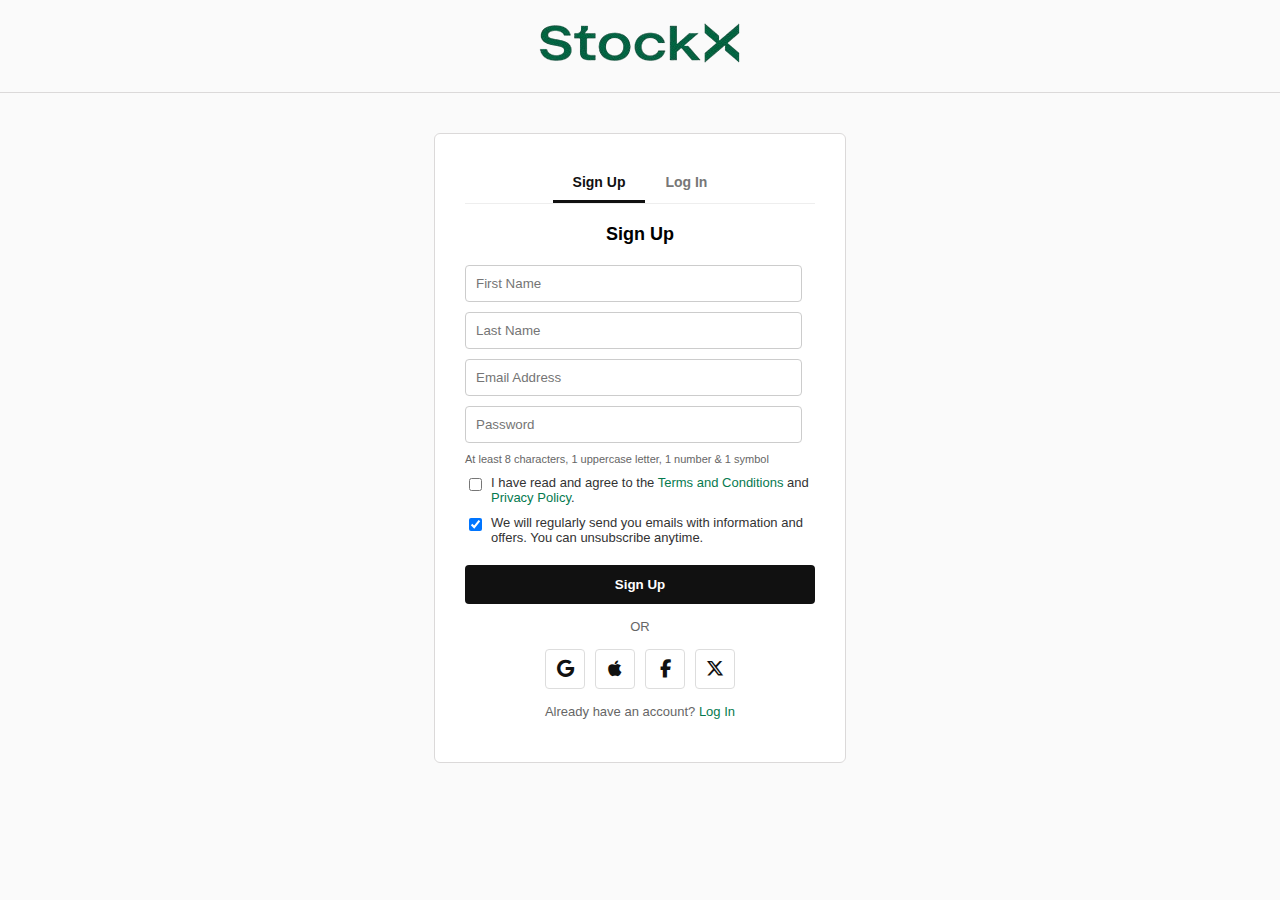
<file: stockx.html>
<!doctype html>
<html lang="sl">
<head>
  <meta charset="utf-8" />
  <meta name="viewport" content="width=device-width, initial-scale=1" />
  <title>StockX – Sign Up / Log In (šolski projekt)</title>
  <link rel="stylesheet" href="style.css" />
  <link rel="stylesheet" href="https://cdnjs.cloudflare.com/ajax/libs/font-awesome/6.6.0/css/all.min.css">
  <link rel="icon" type="image/png" href="xfavicon.png">
</head>
<body>
  <header>
	<img src="logostockx.png" alt="StockX logo">
  </header>

  <div class="jaja">
    
    <div class="tabs">
      <div class="tab active">Sign Up</div>
      <a href="stocx-signin.html" class="tab">Log In</a>
    </div>

   
    
      <h2>Sign Up</h2>
      <form>
        
        <input type="text" placeholder="First Name">

        
        <input type="text" placeholder="Last Name">

        
        <input type="email" placeholder="Email Address">

        
        <input type="password" placeholder="Password">
        <small>At least 8 characters, 1 uppercase letter, 1 number & 1 symbol</small>

        <div class="checkbox">
          <input type="checkbox">
          <label>I have read and agree to the <a href="">Terms and Conditions</a> and <a href="">Privacy Policy</a>.</label>
        </div>

        <div class="checkbox">
          <input type="checkbox" checked>
          <label>We will regularly send you emails with information and offers. You can unsubscribe anytime.</label>
        </div>

        <button class="btn">Sign Up</button>
      </form>

      <div class="or">OR</div>

      <div class="socials">
		  <a href="#" class="social"><i class="fa-brands fa-google"></i></a>
		  <a href="#" class="social"><i class="fa-brands fa-apple"></i></a>
		  <a href="#" class="social"><i class="fa-brands fa-facebook-f"></i></a>
		  <a href="#" class="social"><i class="fa-brands fa-x-twitter"></i></a>
	  </div>

      <p>Already have an account? <a href="stocx-signin.html">Log In</a></p>
    

    
  </div>
</body>
</html>
</file>
<file: style.css>
body {
  font-family: Arial, sans-serif;
  background-color: #fafafa;
  margin: 0;
  padding: 0;
  display: flex;
  flex-direction: column;/*elementi v stolpcu */
  align-items: center;
}


header {
  width:100%;
 
  font-size: 40px;
  color: #067a4f;
  font-weight: bold;
  border-bottom:1px solid #dbd9d9;
  display: flex;
  align-items: center;
  justify-content: center;
  
}




.jaja {
  background: #fff;
  border: 1px solid #dbd9d9;
  padding: 30px;
  border-radius: 6px;
  width: 350px;
  margin-top: 40px;
}


.tabs {
  display: flex;
  justify-content: center; /*sredina levo desno */
  border-bottom: 1px solid #eee;
  margin-bottom: 20px;
}

.tab {
  padding: 10px 20px;
  font-weight: bold;
  font-size: 14px;
  cursor: pointer;
  color: #777;
  border-bottom: 3px solid transparent;
}

.tab.active {
  color: #111;
  border-color: #111;
}


h2 {
  text-align: center;
  font-size: 18px;
  margin-bottom: 20px;
}

form {
  display: flex;
  flex-direction: column;
  gap: 10px;
}

label {
  font-size: 13px;
  color: #333;
}

input[type="text"],
input[type="email"],
input[type="password"] {
  width: 90%;
  padding: 10px;
  border: 1px solid #ccc;
  border-radius: 4px;
}

small {
  font-size: 11px;
  color: #666;
}

.checkbox {
  display: flex;
  align-items: flex-start;/*poravna ele. na zacetek namesto sredino */
  gap: 6px;
  font-size: 13px;
}


.btn {
  background-color: #111;
  color: #fff;
  padding: 12px;
  border: none;
  border-radius: 4px;
  font-weight: bold;
  cursor: pointer; /*kazalec */
  margin-top: 10px;
}


.or {
  text-align: center;
  color: #666;
  margin: 15px;
  font-size: 13px;
}

.socials {
   display: flex; /* horizontalna razporeditev */
  justify-content: center; /*centrirano levo desno */
  gap: 10px; /*plac med ikonami */
  margin-top: 15px;
}
/*posamezne ikone*/
.social {
  display: flex;/*centriranje ikone v divu */
  align-items: center;/*poravnava gor dol */
  justify-content: center;
  width: 38px;                 
  height: 38px;
  border: 1px solid #ddd;     
  border-radius: 10%;          
  font-size: 18px;             
  color: #111;                 
}
/*hover efect */
.social:hover {
  background-color: #067a4f;/*zelen gumb */
  color: #fff;/*bela ikona */
  border-color: #067a4f;
}

p {
  text-align: center;
  font-size: 13px;
  color: #666;
  margin-top: 15px;
}

a {
  color: #067a4f;/*zelena */
  text-decoration: none;/*ni podcrtano */
}
/*responsive del */
@media (max-width: 400px) {
  main {
    width: 90%;          /*namesto 350px */
    padding: 20px;       
  }

  .social {
    width: 32px;         /*manjsi gumbi */
    height: 32px;
    font-size: 16px;
  }

  .btn {
    padding: 10px;      
    font-size: 14px;
  }
  header img {
    width: 120px; /*manjsi logo */
  }
  
}
</file>
